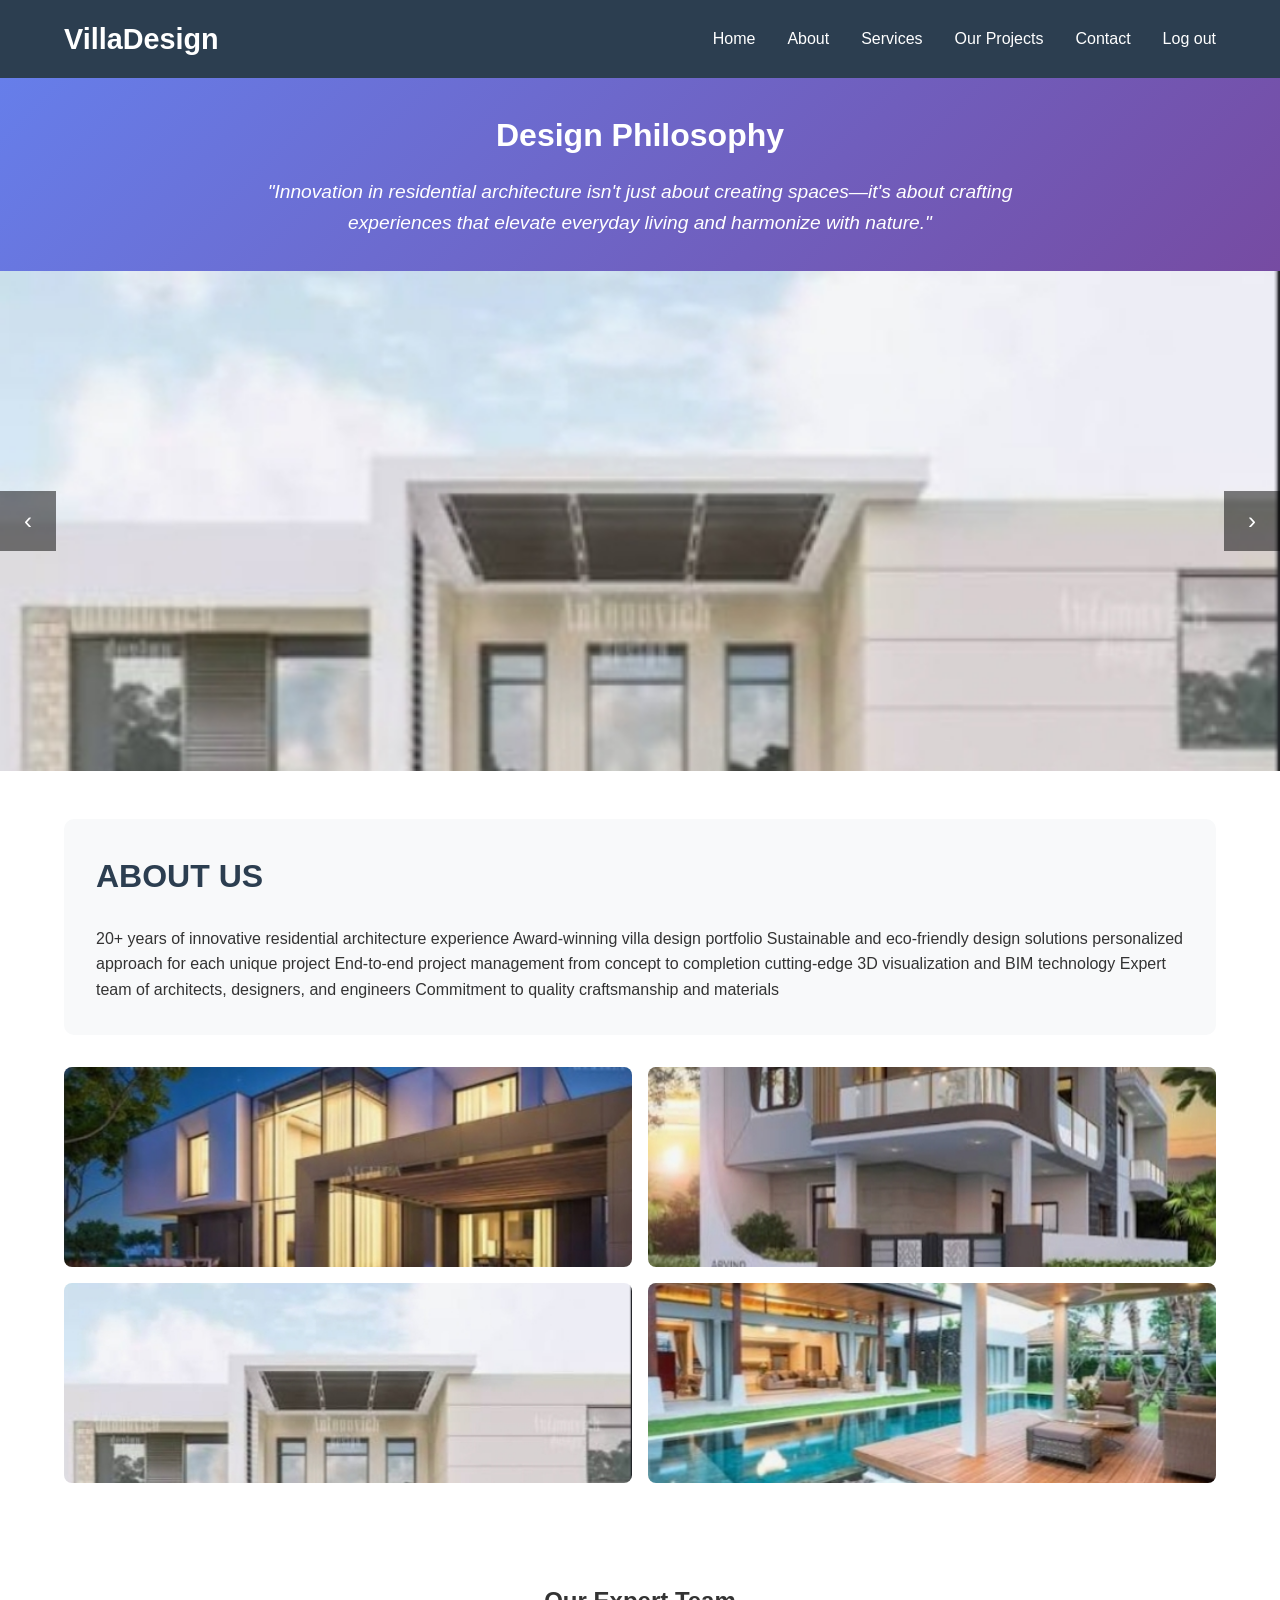
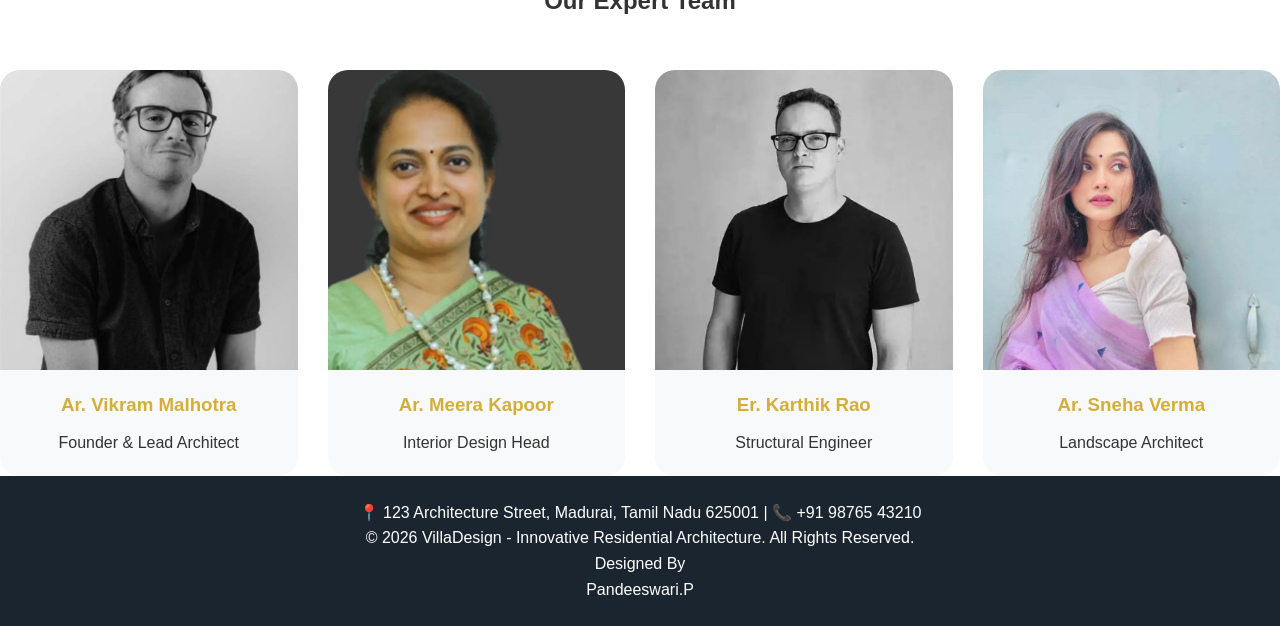
<file: about.html>
<!DOCTYPE html PUBLIC "-//W3C//DTD XHTML 1.0 Transitional//EN" "http://www.w3.org/TR/xhtml1/DTD/xhtml1-transitional.dtd">
<html xmlns="http://www.w3.org/1999/xhtml">
<head>
<meta http-equiv="Content-Type" content="text/html; charset=utf-8" />
<title>Innovative Residential Architecture and Villa Design</title>
<link rel="stylesheet" href="styl.css"
</head>

<body>
<header>
        <div class="container">
            <nav>
                <div class="logo">VillaDesign</div>
                <ul class="menu">
                    <li><a href="index.html">Home</a></li>
                    <li><a href="about.html">About</a></li>
                    <li><a href="service.html">Services</a></li>
                    <li><a href="projects.html">Our Projects</a></li>
                    <li><a href="contact.html">Contact</a></li>
                    <li><a href="log.html">Log out</a></li>
                </ul>
            </nav>
        </div>
    </header>
    <!-- Design Thoughts Section -->
    <section class="design-thoughts">
        <div class="container">
            <h2>Design Philosophy</h2>
            <p>"Innovation in residential architecture isn't just about creating spaces—it's about crafting experiences that elevate everyday living and harmonize with nature."</p>
        </div>
    </section>

    <!-- Image Slider -->
    <section class="slider-container">
        <div class="slider">
            <div class="slide">
                <img src="images/3.jpeg"width=1200 alt="Modern Villa Design 1">
            </div>
            <div class="slide">
                <img src="images/3.jpeg"width=1200 alt="Modern Villa Design 2">
            </div>
            <div class="slide">
                <img src="images/3.jpeg"width=1200 alt="Modern Villa Design 3">
            </div>
        </div>
        <button class="slider-btn prev" onclick="moveSlide(-1)">‹</button>
        <button class="slider-btn next" onclick="moveSlide(1)">›</button>
    </section>
   <!-- Main Content Split -->
    <section class="container">
        <div class="main-content">
            <!-- Left Section -->
            <div class="left-section">
                <div class="why-choose-us">
                    <h2>ABOUT US</h2>
                    
                        <p>20+ years of innovative residential architecture experience
                        Award-winning villa design portfolio
                        Sustainable and eco-friendly design solutions
                        personalized approach for each unique project
                        End-to-end project management from concept to completion
                         cutting-edge 3D visualization and BIM technology
                        Expert team of architects, designers, and engineers
                        Commitment to quality craftsmanship and materials</p>
                    
                </div>
                 <!-- Right Section -->
            <div class="right-section">
                <div class="innovative-images">
                    <img src="images/1.jpeg"width=600 alt="Innovative Architecture 1">
                    <img src="images/2.jpeg"width=600 alt="Innovative Architecture 2">
                    <img src="images/3.jpeg"width=600 alt="Innovative Architecture 3">
                    <img src="images/5.jpeg"width=600 alt="Innovative Architecture 4">
                    
                </div>
            </div>
        </div>
    </section>
    <!-- TEAM PAGE -->
<section id="team" class="page">
  <br /><br /><center><h2>Our Expert Team</h2></center>
  <div class="team-grid">
    <div class="team-card">
      <img src="images/Screenshot 2026-06-13 125638.png"width=500>
      <h3>Ar. Vikram Malhotra</h3><p style="padding-bottom:20px;">Founder & Lead Architect</p>
    </div>
    <div class="team-card">
      <img src="images/Screenshot 2026-02-10 192907.png"width=500>
      <h3>Ar. Meera Kapoor</h3><p style="padding-bottom:20px;">Interior Design Head</p>
    </div>
    <div class="team-card">
      <img src="images/Screenshot 2026-06-13 125556.png"width=500>
      <h3>Er. Karthik Rao</h3><p style="padding-bottom:20px;">Structural Engineer</p>
    </div>
    <div class="team-card">
      <img src="images/Screenshot 2026-06-13 125710.png"width=500>
      <h3>Ar. Sneha Verma</h3><p style="padding-bottom:20px;">Landscape Architect</p>
    </div>
  </div>
 
</section>


    <!-- Footer -->
    <footer>
        <div class="container">
        <p>📍 123 Architecture Street, Madurai, Tamil Nadu 625001 | 📞 +91 98765 43210</p>
            <p>&copy; 2026 VillaDesign - Innovative Residential Architecture. All Rights Reserved.</p>
            <p>Designed By</p>
            <p>Pandeeswari.P</p>
        </div>
    </footer>

</body>
</html>
</file>
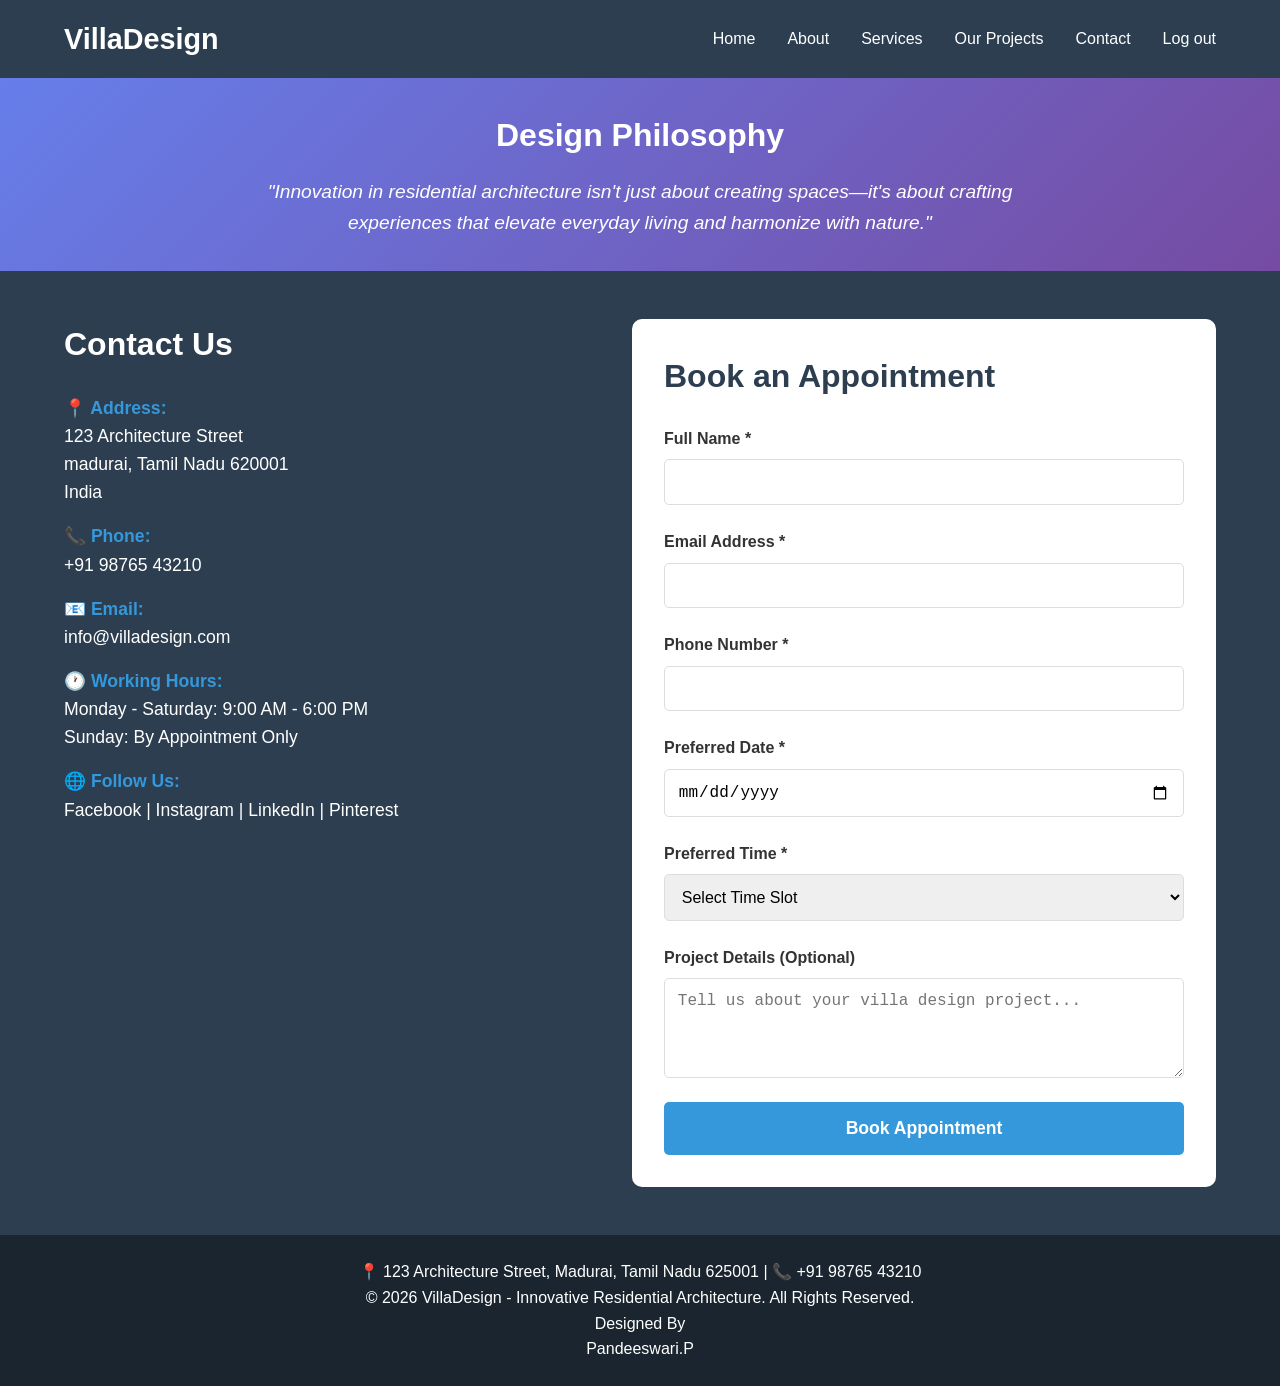
<file: contact.html>
<!DOCTYPE html PUBLIC "-//W3C//DTD XHTML 1.0 Transitional//EN" "http://www.w3.org/TR/xhtml1/DTD/xhtml1-transitional.dtd">
<html xmlns="http://www.w3.org/1999/xhtml">
<head>
<meta http-equiv="Content-Type" content="text/html; charset=utf-8" />
<title>Innovative Residential Architecture and Villa Design</title>
<link rel="stylesheet" href="styl.css" />
<script type="text/javascript">
// Form Submission
function submitForm(event) {
    event.preventDefault();
    
    const name = document.getElementById('name').value;
    const email = document.getElementById('email').value;
    const phone = document.getElementById('phone').value;
    const date = document.getElementById('date').value;
    const time = document.getElementById('time').value;
    
    alert("Thank you, " + name + "! Your appointment has been booked successfully. Date: " + date + ", Time: " + time + ". We will contact you at " + phone + " or " + email + " to confirm.");
    
    document.getElementById('appointmentForm').reset();
}
</script>
</head>

<body>
<!-- Header and Navigation -->
    <header>
        <div class="container">
            <nav>
                <div class="logo">VillaDesign</div>
                <ul class="menu">
                    <li><a href="index.html">Home</a></li>
                    <li><a href="about.html">About</a></li>
                    <li><a href="service.html">Services</a></li>
                    <li><a href="projects.html">Our Projects</a></li>
                    <li><a href="contact.html">Contact</a></li>
                    <li><a href="log.html">Log out</a></li>
                </ul>
            </nav>
        </div>
    </header>

    <!-- Design Thoughts Section -->
    <section class="design-thoughts">
        <div class="container">
            <h2>Design Philosophy</h2>
            <p>"Innovation in residential architecture isn't just about creating spaces—it's about crafting experiences that elevate everyday living and harmonize with nature."</p>
        </div>
    </section>
   <!-- Contact Section -->
    <section class="contact-section" id="contact">
        <div class="container">
            <div class="contact-grid">
                <!-- Contact Details -->
                <div class="contact-details">
                    <h2>Contact Us</h2>
                    <div class="contact-info">
                        <p><strong>📍 Address:</strong><br>
                        123 Architecture Street<br>
                        madurai, Tamil Nadu 620001<br>
                        India</p>

                        <p><strong>📞 Phone:</strong><br>
                        +91 98765 43210</p>

                        <p><strong>📧 Email:</strong><br>
                        info@villadesign.com</p>

                        <p><strong>🕐 Working Hours:</strong><br>
                        Monday - Saturday: 9:00 AM - 6:00 PM<br>
                        Sunday: By Appointment Only</p>

                        <p><strong>🌐 Follow Us:</strong><br>
                        Facebook | Instagram | LinkedIn | Pinterest</p>
                    </div>
                </div>

                <!-- Appointment Form -->
                <div class="appointment-form">
                    <h2>Book an Appointment</h2>
                    <form id="appointmentForm" onsubmit="submitForm(event)">
                        <div class="form-group">
                            <label for="name">Full Name *</label>
                            <input type="text" id="name" name="name" required>
                        </div>

                        <div class="form-group">
                            <label for="email">Email Address *</label>
                            <input type="email" id="email" name="email" required>
                        </div>

                        <div class="form-group">
                            <label for="phone">Phone Number *</label>
                            <input type="tel" id="phone" name="phone" required>
                        </div>

                        <div class="form-group">
                            <label for="date">Preferred Date *</label>
                            <input type="date" id="date" name="date" required>
                        </div>

                        <div class="form-group">
                            <label for="time">Preferred Time *</label>
                            <select id="time" name="time" required>
                                <option value="">Select Time Slot</option>
                                <option value="9:00 AM">9:00 AM - 10:00 AM</option>
                                <option value="10:00 AM">10:00 AM - 11:00 AM</option>
                                <option value="11:00 AM">11:00 AM - 12:00 PM</option>
                                <option value="2:00 PM">2:00 PM - 3:00 PM</option>
                                <option value="3:00 PM">3:00 PM - 4:00 PM</option>
                                <option value="4:00 PM">4:00 PM - 5:00 PM</option>
                            </select>
                        </div>

                        <div class="form-group">
                            <label for="message">Project Details (Optional)</label>
                            <textarea id="message" name="message" placeholder="Tell us about your villa design project..."></textarea>
                        </div>

                        <button type="submit" class="submit-btn">Book Appointment</button>
                    </form>
                </div>
            </div>
        </div>
    </section>
    <!-- Footer -->
    <footer>
        <div class="container">
        <p>📍 123 Architecture Street, Madurai, Tamil Nadu 625001 | 📞 +91 98765 43210</p>
            <p>&copy; 2026 VillaDesign - Innovative Residential Architecture. All Rights Reserved.</p>
            <p>Designed By</p>
            <p>Pandeeswari.P</p>
        </div>
    </footer>
</body>
</html>
</file>
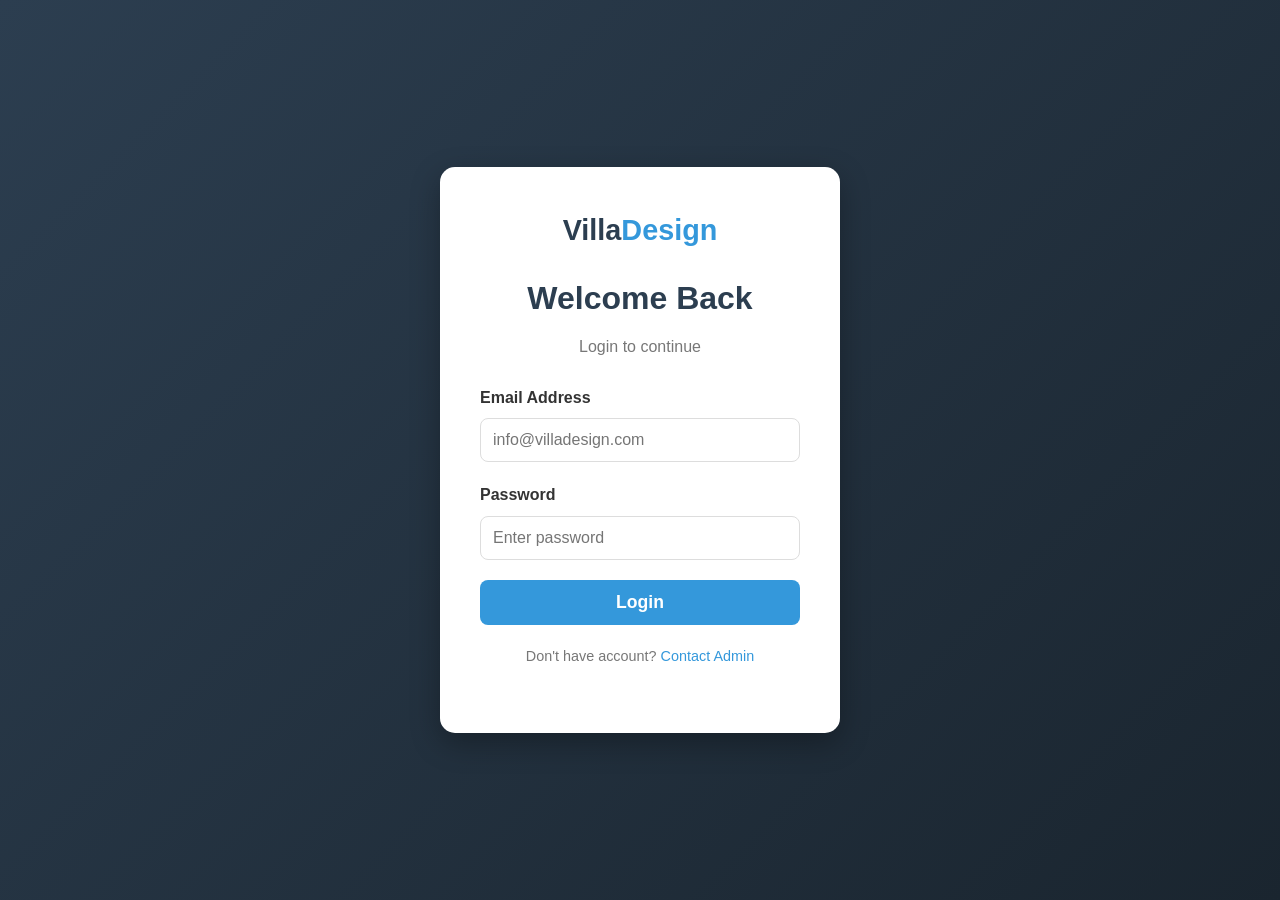
<file: log.html>
<!DOCTYPE html>
<html>
<head>
<meta charset="utf-8" />
<title>Login - VillaDesign</title>
<link rel="stylesheet" href="styl.css" />
<style>
/* Login Page Extra Style */
.login-body {
    background: linear-gradient(135deg, #2c3e50 0%, #1a252f 100%);
    min-height: 100vh;
    display: flex;
    justify-content: center;
    align-items: center;
    font-family: 'Arial', sans-serif;
}
.login-card {
    background: white;
    width: 90%;
    max-width: 400px;
    padding: 40px;
    border-radius: 15px;
    box-shadow: 0 10px 30px rgba(0,0,0,0.3);
    text-align: center;
}
.login-card h2 {
    color: #2c3e50;
    margin-bottom: 10px;
    font-size: 2rem;
}
.login-card p {
    color: #777;
    margin-bottom: 25px;
}
.login-card .form-group {
    text-align: left;
    margin-bottom: 20px;
}
.login-card input {
    width: 100%;
    padding: 12px;
    border: 1px solid #ddd;
    border-radius: 8px;
    font-size: 1rem;
}
.login-card .submit-btn {
    background: #3498db;
    color: white;
    border: none;
    padding: 12px;
    width: 100%;
    border-radius: 8px;
    font-size: 1.1rem;
    cursor: pointer;
    font-weight: bold;
    transition: 0.3s;
}
.login-card .submit-btn:hover {
    background: #2980b9;
}
.logo-text {
    font-size: 1.8rem;
    font-weight: bold;
    color: #2c3e50;
    margin-bottom: 20px;
}
.logo-text span {
    color: #3498db;
}
</style>
<script>
function doLogin(event){
    event.preventDefault();
    const email = document.getElementById('email').value;
    const pass = document.getElementById('pass').value;

    if(email === "" || pass === ""){
        alert("Please enter email and password da!");
        return;
    }

    // Login success - redirect to home page
    alert("Login Successful! Welcome to VillaDesign");
    window.location.href = "index.html"; // inga than home page ku pogum
}
</script>
</head>

<body class="login-body">
    <div class="login-card">
        <div class="logo-text">Villa<span>Design</span></div>
        <h2>Welcome Back</h2>
        <p>Login to continue</p>

        <form onsubmit="doLogin(event)">
            <div class="form-group">
                <label>Email Address</label>
                <input type="email" id="email" placeholder="info@villadesign.com" required>
            </div>

            <div class="form-group">
                <label>Password</label>
                <input type="password" id="pass" placeholder="Enter password" required>
            </div>

            <button type="submit" class="submit-btn">Login</button>
        </form>

        <p style="margin-top:20px; font-size:0.9rem;">Don't have account? <a href="#" style="color:#3498db; text-decoration:none;">Contact Admin</a></p>
    </div>
</body>
</html>
</file>
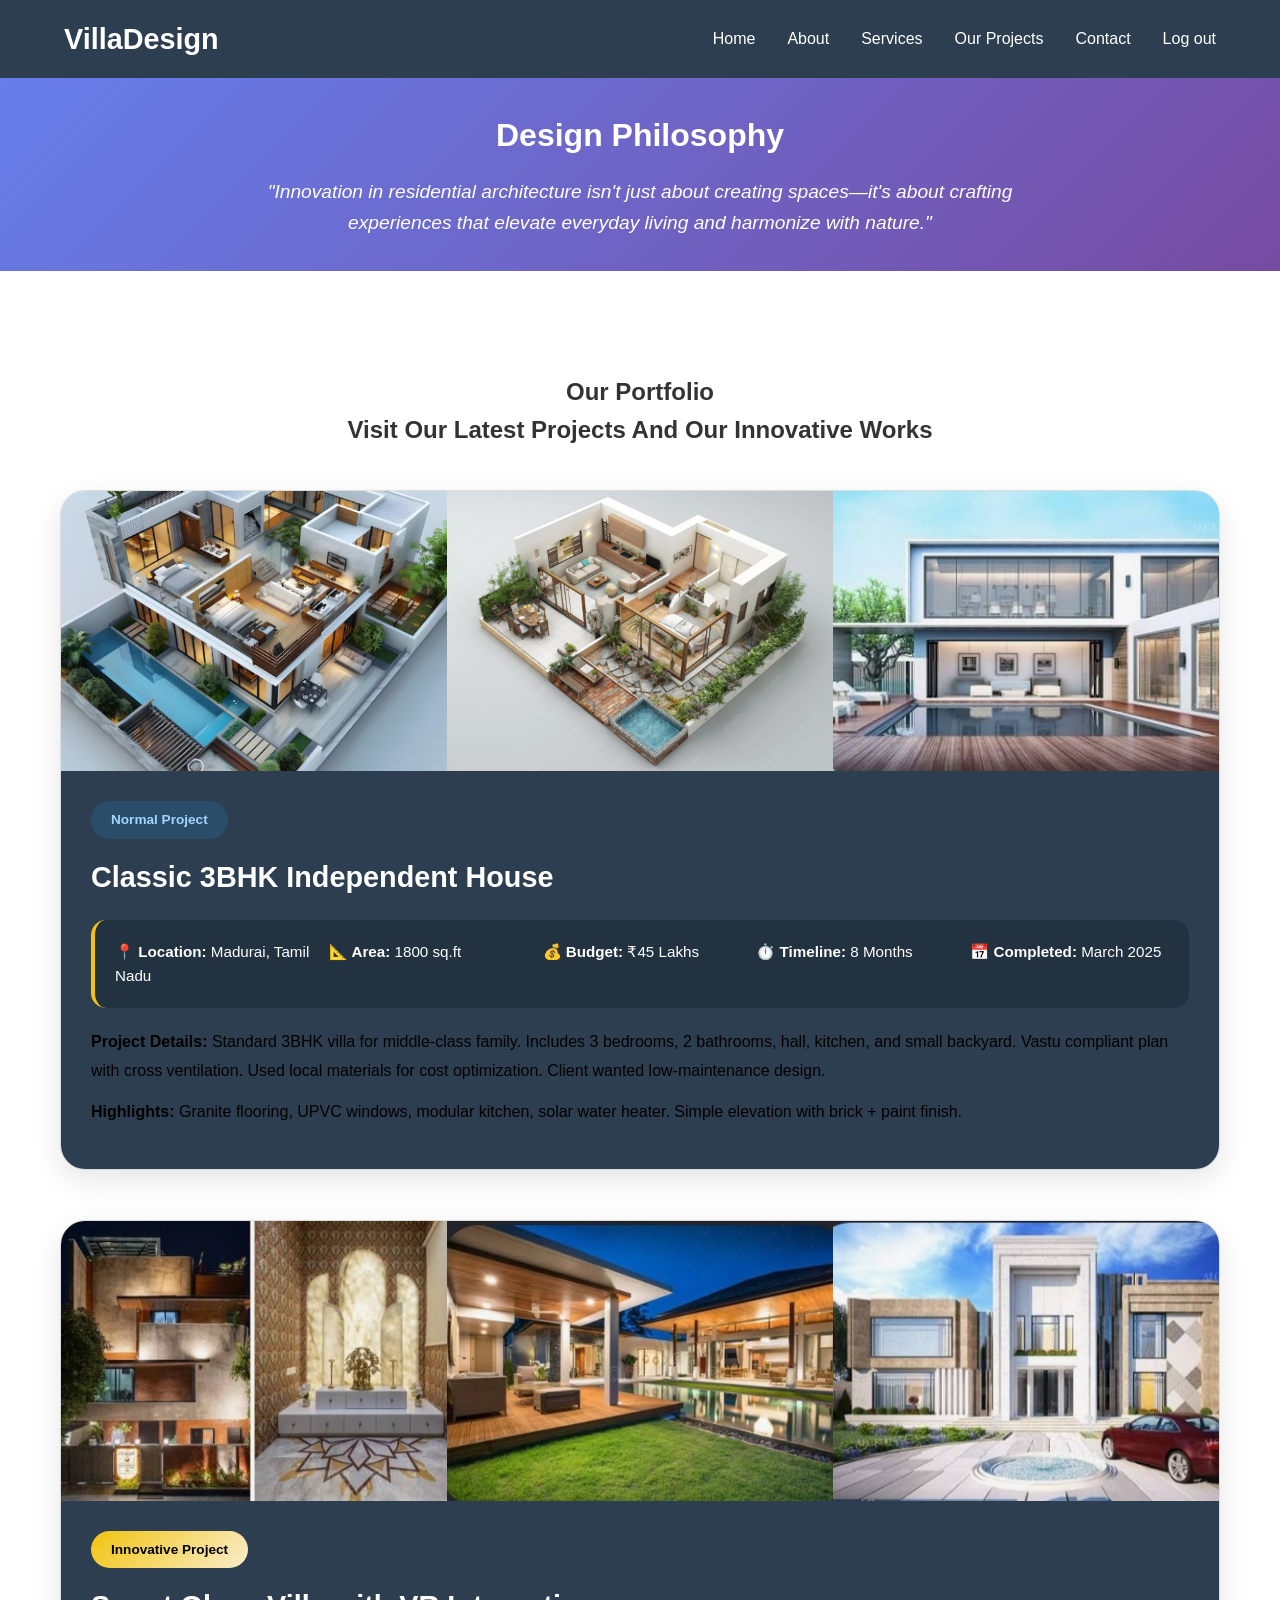
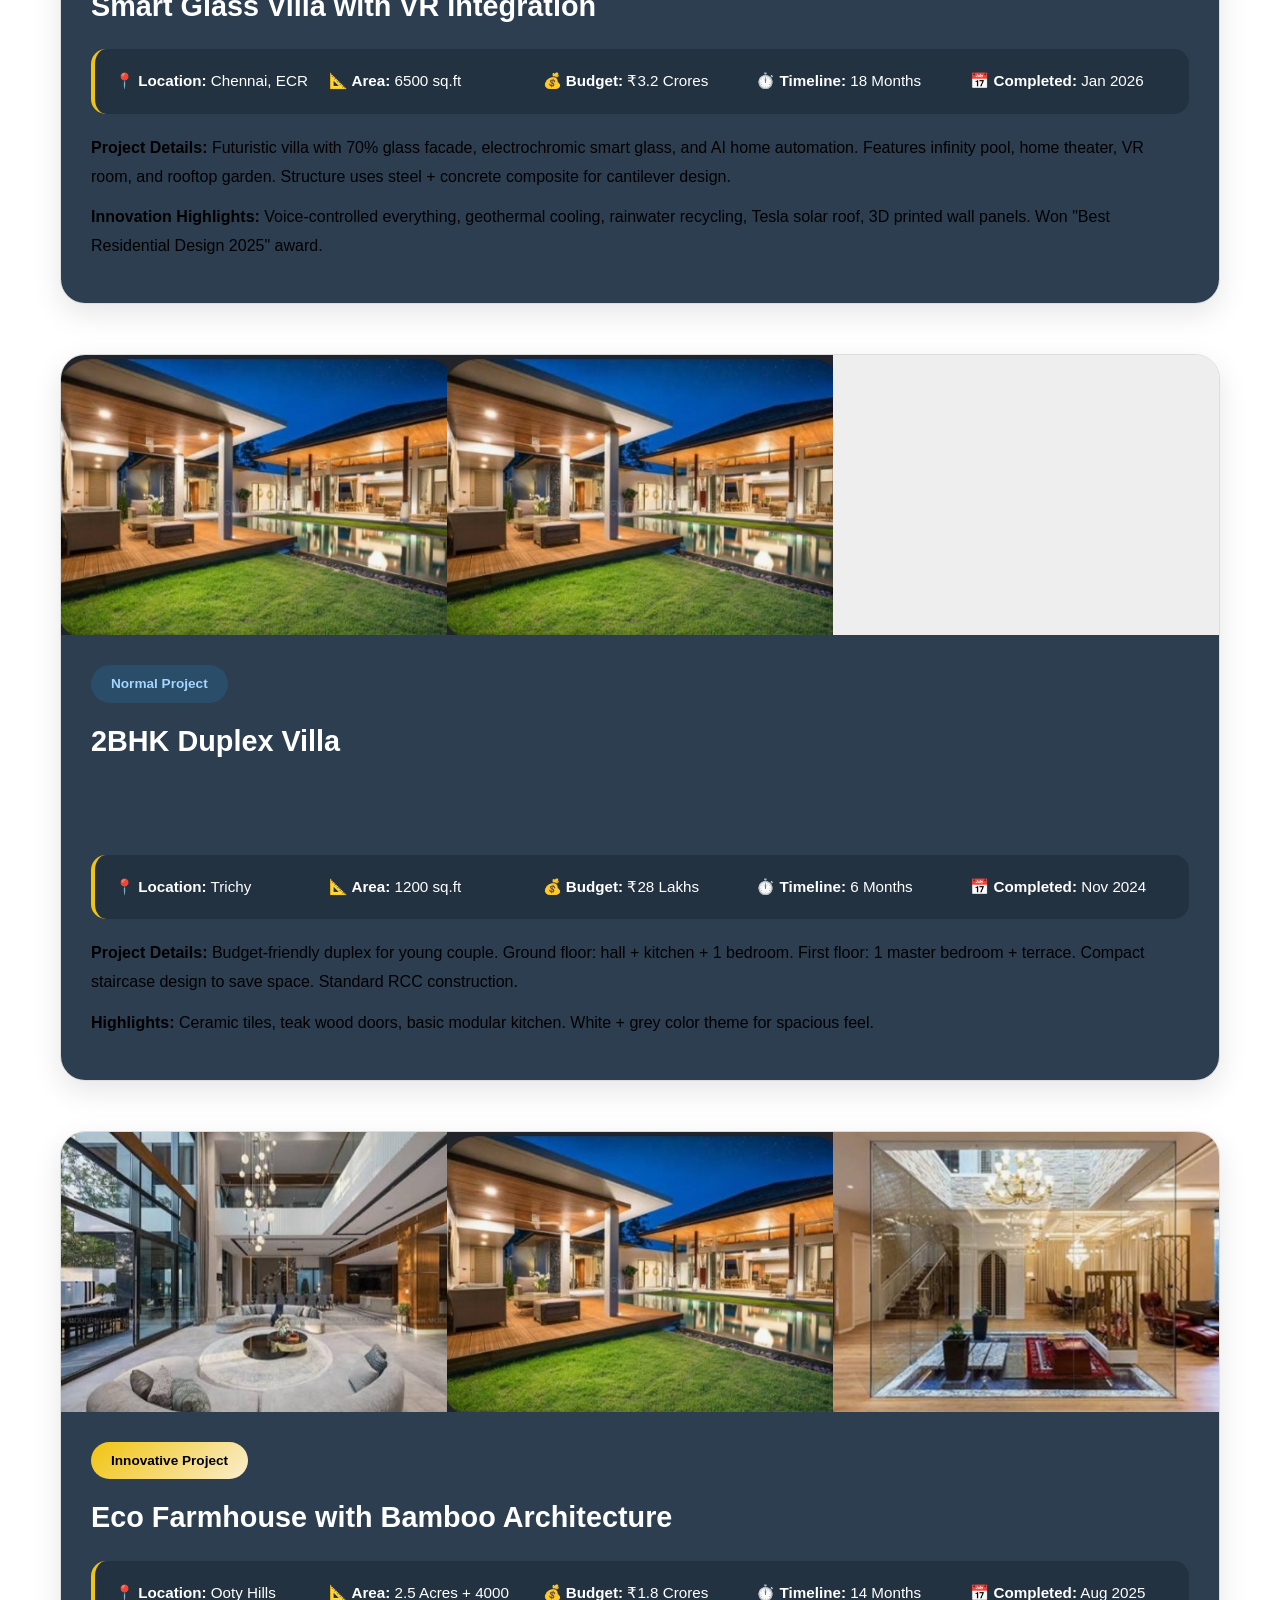
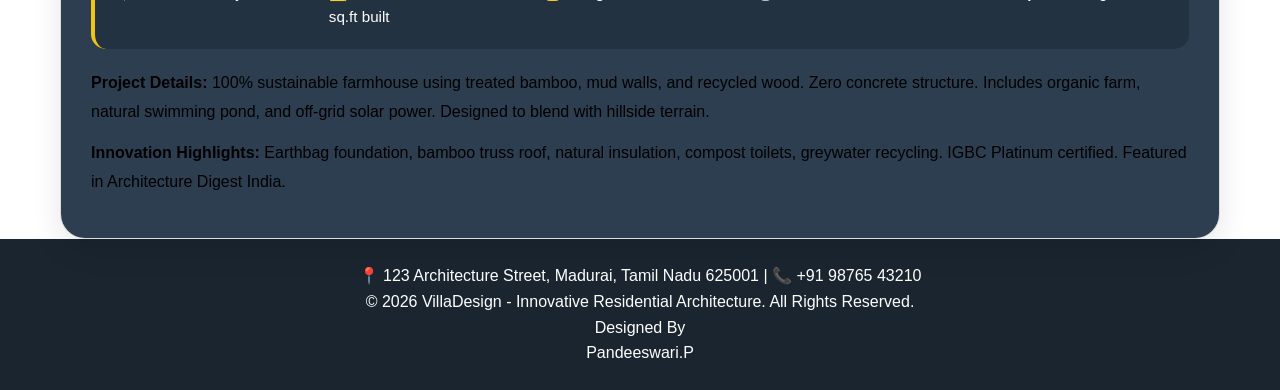
<file: projects.html>
<!DOCTYPE html PUBLIC "-//W3C//DTD XHTML 1.0 Transitional//EN" "http://www.w3.org/TR/xhtml1/DTD/xhtml1-transitional.dtd">
<html xmlns="http://www.w3.org/1999/xhtml">
<head>
<meta http-equiv="Content-Type" content="text/html; charset=utf-8" />
<title>Innovative Residential Architecture and Villa Design</title>
<link rel="stylesheet" href="styl.css" />
</head>

<body>
 <!-- Header and Navigation -->
    <header>
        <div class="container">
            <nav>
                <div class="logo">VillaDesign</div>
                <ul class="menu">
                    <li><a href="home.html">Home</a></li>
                    <li><a href="about.html">About</a></li>
                    <li><a href="service.html">Services</a></li>
                    <li><a href="projects.html">Our Projects</a></li>
                    <li><a href="contact.html">Contact</a></li>
                    <li><a href="log.html">Log out</a></li>
                </ul>
            </nav>
        </div>
    </header>

    <!-- Design Thoughts Section -->
    <section class="design-thoughts">
        <div class="container">
            <h2>Design Philosophy</h2>
            <p>"Innovation in residential architecture isn't just about creating spaces—it's about crafting experiences that elevate everyday living and harmonize with nature."</p>
        </div>
    </section>
    <br /><br />

 <!-- PROJECTS PAGE - Classified Detailed Projects -->
<section id="projects" class="page">
  <br /><br />
  <center><h2>Our Portfolio</h2>
  <h1>Visit Our Latest Projects And Our Innovative Works</h1>
  </center>
  

  <div class="projects-detailed">

    <!-- NORMAL PROJECT 1 -->
    <div class="project-detail show" data-category="normal">
      <div class="project-images">
        <img src="images/Screenshot 2026-06-09 084035.png"width=800 alt="Exterior">
        <img src="images/Screenshot 2026-06-09 083258.png"width=800 alt="Interior">
        <img src="images/13.jpeg"width=800 alt="Plan">
      </div>
      <div class="project-info">
        <span class="project-badge normal">Normal Project</span>
        <h3 style="color:white;">Classic 3BHK Independent House</h3>
        <div class="project-specs">
          <div style="color:white;"><strong>📍 Location:</strong> Madurai, Tamil Nadu</div>
          <div style="color:white;"><strong>📐 Area:</strong> 1800 sq.ft</div>
          <div style="color:white;"><strong>💰 Budget:</strong> ₹45 Lakhs</div>
          <div style="color:white;"><strong>⏱️ Timeline:</strong> 8 Months</div>
          <div style="color:white;"><strong>📅 Completed:</strong> March 2025</div>
        </div>
        <p style="color:black;"><strong>Project Details:</strong> Standard 3BHK villa for middle-class family. Includes 3 bedrooms, 2 bathrooms, hall, kitchen, and small backyard. Vastu compliant plan with cross ventilation. Used local materials for cost optimization. Client wanted low-maintenance design.</p>
        <p style="color:black;"><strong>Highlights:</strong> Granite flooring, UPVC windows, modular kitchen, solar water heater. Simple elevation with brick + paint finish.</p>
      </div>
    </div>

    <!-- INNOVATIVE PROJECT 1 -->
    <div class="project-detail show" data-category="innovative">
      <div class="project-images">
        <img src="images/10.jpeg"width=800>
        <img src="images/9.jpeg"width=800>
        <img src="images/6.jpeg"width=800>
      </div>
      <div class="project-info">
        <span class="project-badge innovative">Innovative Project</span>
        <h3>Smart Glass Villa with VR Integration</h3>
        <div class="project-specs">
          <div style="color:white;"><strong>📍 Location:</strong> Chennai, ECR</div>
          <div style="color:white;"><strong>📐 Area:</strong> 6500 sq.ft</div>
          <div style="color:white;"><strong>💰 Budget:</strong> ₹3.2 Crores</div>
          <div style="color:white;"><strong>⏱️ Timeline:</strong> 18 Months</div>
          <div style="color:white;"><strong>📅 Completed:</strong> Jan 2026</div>
        </div>
        <p style="color:black;"><strong>Project Details:</strong> Futuristic villa with 70% glass facade, electrochromic smart glass, and AI home automation. Features infinity pool, home theater, VR room, and rooftop garden. Structure uses steel + concrete composite for cantilever design.</p>
        <p style="color:black;"><strong>Innovation Highlights:</strong> Voice-controlled everything, geothermal cooling, rainwater recycling, Tesla solar roof, 3D printed wall panels. Won "Best Residential Design 2025" award.</p>
      </div>
    </div>

    <!-- NORMAL PROJECT 2 -->
    <div class="project-detail show" data-category="normal">
      <div class="project-images">
        <img src="images/9.jpeg">
        <img src="images/9.jpeg">
      </div>
      <div class="project-info">
        <span class="project-badge normal">Normal Project</span>
        <h3>2BHK Duplex Villa</h3>
        <br /><br />
        <div class="project-specs">
          <div style="color:white;"><strong>📍 Location:</strong> Trichy</div>
          <div style="color:white;"><strong>📐 Area:</strong> 1200 sq.ft</div>
          <div style="color:white;"><strong>💰 Budget:</strong> ₹28 Lakhs</div>
          <div style="color:white;"><strong>⏱️ Timeline:</strong> 6 Months</div>
          <div style="color:white;"><strong>📅 Completed:</strong> Nov 2024</div>
        </div>
        <p style="color:black;"><strong>Project Details:</strong> Budget-friendly duplex for young couple. Ground floor: hall + kitchen + 1 bedroom. First floor: 1 master bedroom + terrace. Compact staircase design to save space. Standard RCC construction.</p>
        <p style="color:black;"><strong>Highlights:</strong> Ceramic tiles, teak wood doors, basic modular kitchen. White + grey color theme for spacious feel.</p>
      </div>
    </div>

    <!-- INNOVATIVE PROJECT 2 -->
    <div class="project-detail show" data-category="innovative">
      <div class="project-images">
        <img src="images/8.jpeg"width=800>
        <img src="images/9.jpeg">
        <img src="images/12.jpeg"width=800>
      </div>
      <div class="project-info">
        <span class="project-badge innovative">Innovative Project</span>
        <h3>Eco Farmhouse with Bamboo Architecture</h3>
        <div class="project-specs">
          <div style="color:white;"><strong>📍 Location:</strong> Ooty Hills</div>
          <div style="color:white;"><strong>📐 Area:</strong> 2.5 Acres + 4000 sq.ft built</div>
          <div style="color:white;"><strong>💰 Budget:</strong> ₹1.8 Crores</div>
          <div style="color:white;"><strong>⏱️ Timeline:</strong> 14 Months</div>
          <div style="color:white;"><strong>📅 Completed:</strong> Aug 2025</div>
        </div>
        <p style="color:black;"><strong>Project Details:</strong> 100% sustainable farmhouse using treated bamboo, mud walls, and recycled wood. Zero concrete structure. Includes organic farm, natural swimming pond, and off-grid solar power. Designed to blend with hillside terrain.</p>
        <p style="color:black;"><strong>Innovation Highlights:</strong> Earthbag foundation, bamboo truss roof, natural insulation, compost toilets, greywater recycling. IGBC Platinum certified. Featured in Architecture Digest India.</p>
      </div>
    </div>

  </div>

  <footer>
    <p>📍 123 Architecture Street, Madurai, Tamil Nadu 625001 | 📞 +91 98765 43210</p>
            <p>&copy; 2026 VillaDesign - Innovative Residential Architecture. All Rights Reserved.</p>
            <p>Designed By</p>
            <p>Pandeeswari.P</p>
  </footer>
</section>
</body>
</html>
</file>
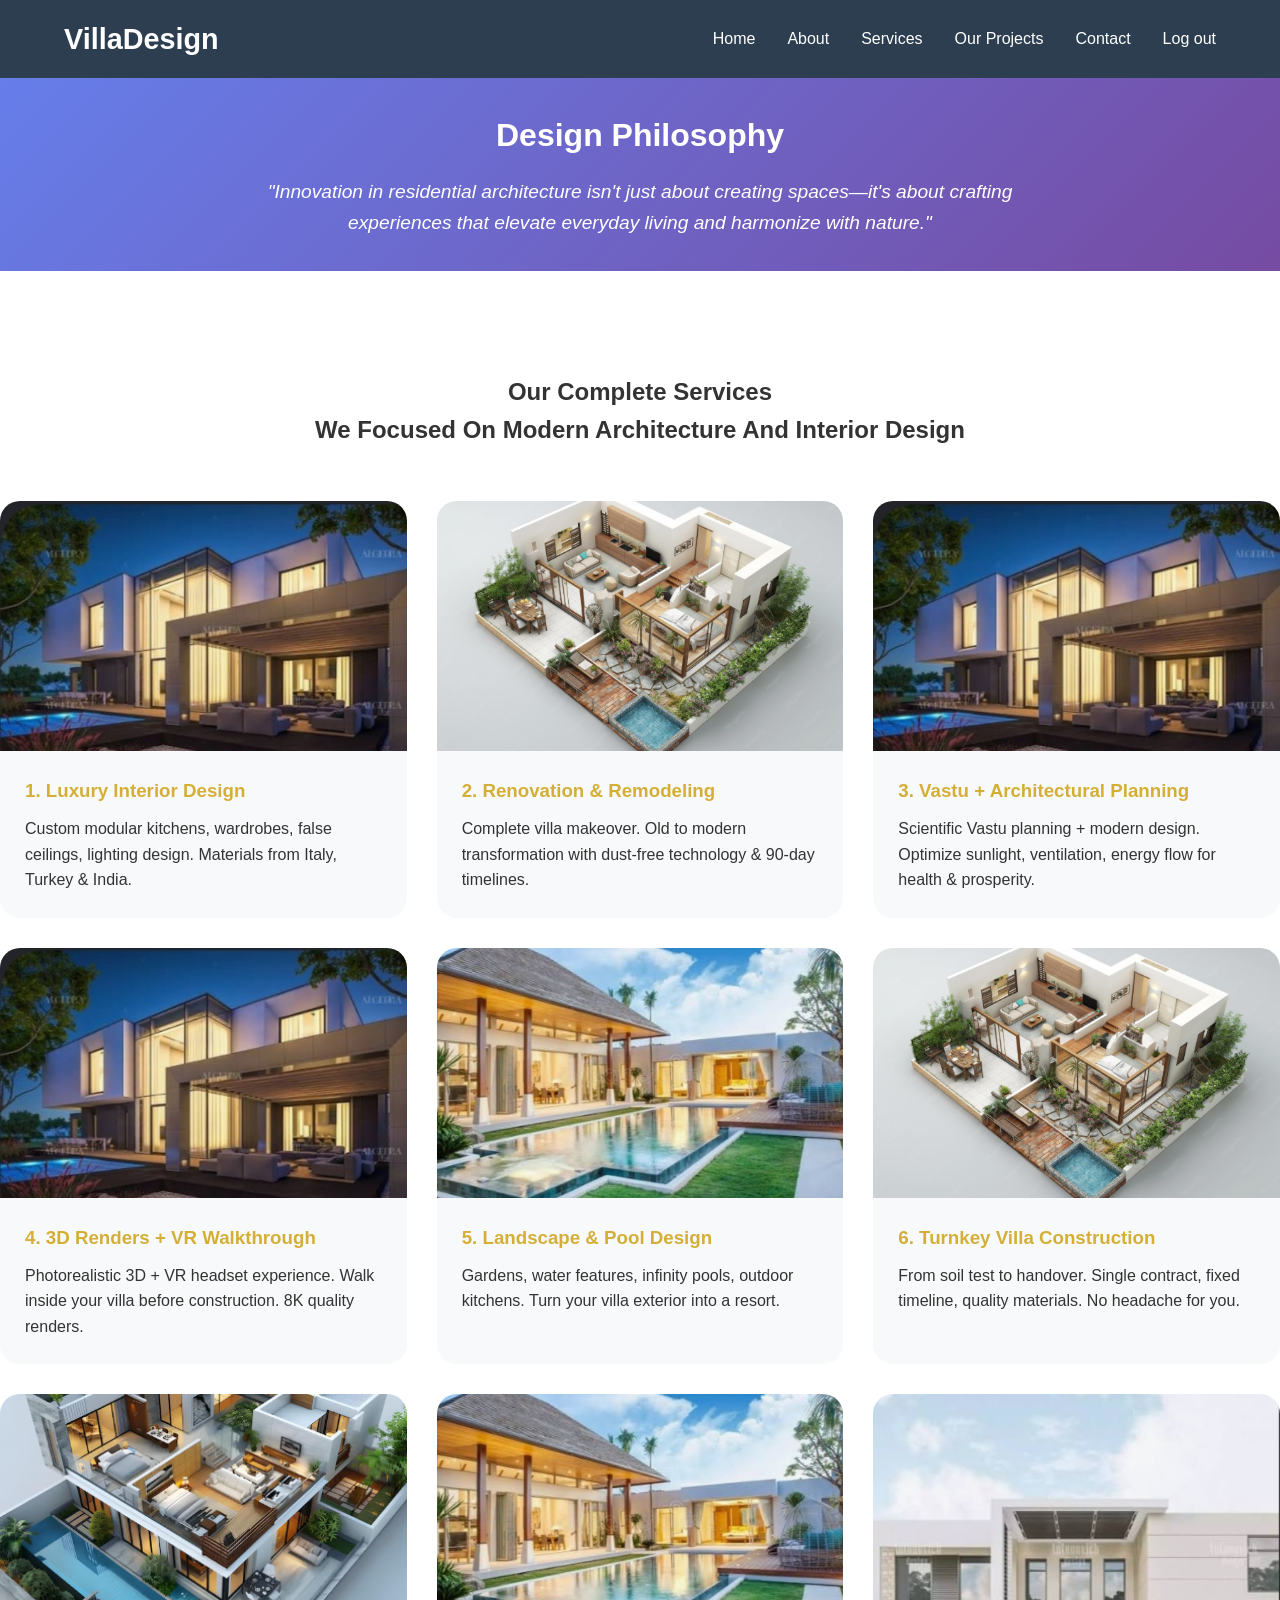
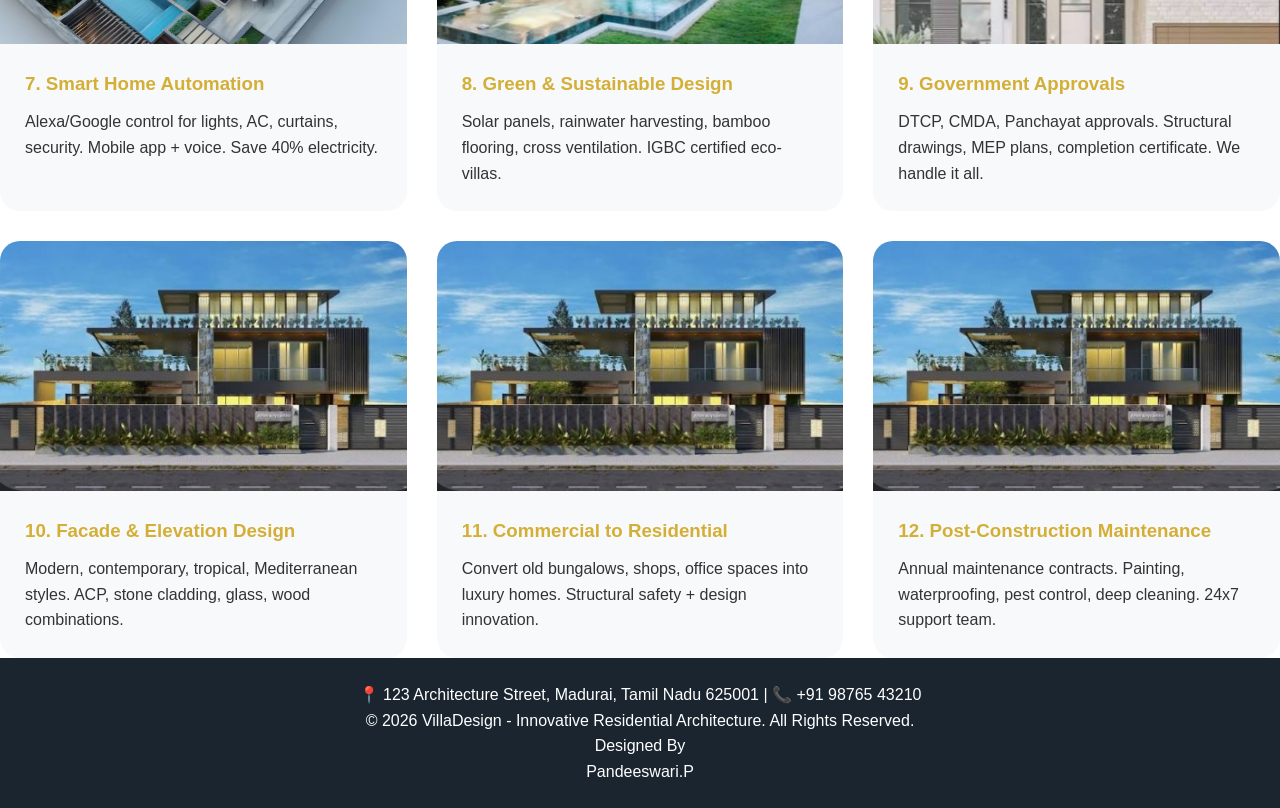
<file: service.html>
<!DOCTYPE html PUBLIC "-//W3C//DTD XHTML 1.0 Transitional//EN" "http://www.w3.org/TR/xhtml1/DTD/xhtml1-transitional.dtd">
<html xmlns="http://www.w3.org/1999/xhtml">
<head>
<meta http-equiv="Content-Type" content="text/html; charset=utf-8" />
<title>Innovative Residential Architecture and Villa Design</title>
<link rel="stylesheet" href="styl.css" />
</head>

<body>
    <!-- Header and Navigation -->
    <header>
        <div class="container">
            <nav>
                <div class="logo">VillaDesign</div>
                <ul class="menu">
                    <li><a href="index.html">Home</a></li>
                    <li><a href="about.html">About</a></li>
                    <li><a href="service.html">Services</a></li>
                    <li><a href="projects.html">Our Projects</a></li>
                    <li><a href="contact.html">Contact</a></li>
                    <li><a href="log.html">Log out</a></li>
                </ul>
            </nav>
        </div>
    </header>

    <!-- Design Thoughts Section -->
    <section class="design-thoughts">
        <div class="container">
            <h2>Design Philosophy</h2>
            <p>"Innovation in residential architecture isn't just about creating spaces—it's about crafting experiences that elevate everyday living and harmonize with nature."</p>
        </div>
    </section>
    <br /><br />
<!-- SERVICES PAGE - 12 Premium Services -->
<section id="services" class="page">
  <br /><br />
  <center><h2>Our Complete Services</h2>
  <h1>We Focused On Modern Architecture And Interior Design</h1></center>
  <br /><br />
  <div class="services-grid">
    <div class="service-card">
      <img src="images/1.jpeg"width=800>
      <div>
        <h3>1. Luxury Interior Design</h3>
        <p>Custom modular kitchens, wardrobes, false ceilings, lighting design. Materials from Italy, Turkey & India.</p>
      </div>
    </div>
    <div class="service-card">
      <img src="images/Screenshot 2026-06-09 083258.png"width=800>
      <div>
        <h3>2. Renovation & Remodeling</h3>
        <p>Complete villa makeover. Old to modern transformation with dust-free technology & 90-day timelines.</p>
      </div>
    </div>
    <div class="service-card">
      <img src="images/1.jpeg"width=800>
      <div>
        <h3>3. Vastu + Architectural Planning</h3>
        <p>Scientific Vastu planning + modern design. Optimize sunlight, ventilation, energy flow for health & prosperity.</p>
      </div>
    </div>
    <div class="service-card">
      <img src="images/1.jpeg"width=800>
      <div>
        <h3>4. 3D Renders + VR Walkthrough</h3>
        <p>Photorealistic 3D + VR headset experience. Walk inside your villa before construction. 8K quality renders.</p>
      </div>
    </div>
    <div class="service-card">
      <img src="images/11.jpeg"width=800>
      <div>
        <h3>5. Landscape & Pool Design</h3>
        <p>Gardens, water features, infinity pools, outdoor kitchens. Turn your villa exterior into a resort.</p>
      </div>
    </div>
    <div class="service-card">
      <img src="images/Screenshot 2026-06-09 083258.png"width=800>
      <div>
        <h3>6. Turnkey Villa Construction</h3>
        <p>From soil test to handover. Single contract, fixed timeline, quality materials. No headache for you.</p>
      </div>
    </div>
    <div class="service-card">
      <img src="images/Screenshot 2026-06-09 084035.png"width=800>
      <div>
        <h3>7. Smart Home Automation</h3>
        <p>Alexa/Google control for lights, AC, curtains, security. Mobile app + voice. Save 40% electricity.</p>
      </div>
    </div>
    <div class="service-card">
      <img src="images/11.jpeg"width=800>
      <div>
        <h3>8. Green & Sustainable Design</h3>
        <p>Solar panels, rainwater harvesting, bamboo flooring, cross ventilation. IGBC certified eco-villas.</p>
      </div>
    </div>
    <div class="service-card">
      <img src="images/3.jpeg"width=800>
      <div>
        <h3>9. Government Approvals</h3>
        <p>DTCP, CMDA, Panchayat approvals. Structural drawings, MEP plans, completion certificate. We handle it all.</p>
      </div>
    </div>
    <div class="service-card">
      <img src="images/7.jpeg"width=800>
      <div>
        <h3>10. Facade & Elevation Design</h3>
        <p>Modern, contemporary, tropical, Mediterranean styles. ACP, stone cladding, glass, wood combinations.</p>
      </div>
    </div>
    <div class="service-card">
      <img src="images/7.jpeg"width=80>
      <div>
        <h3>11. Commercial to Residential</h3>
        <p>Convert old bungalows, shops, office spaces into luxury homes. Structural safety + design innovation.</p>
      </div>
    </div>
    <div class="service-card">
      <img src="images/7.jpeg"width=800>
      <div>
        <h3>12. Post-Construction Maintenance</h3>
        <p>Annual maintenance contracts. Painting, waterproofing, pest control, deep cleaning. 24x7 support team.</p>
      </div>
    </div>
  </div>
</section>

        

    <!-- Footer -->
    <footer>
        <div class="container">
        <p>📍 123 Architecture Street, Madurai, Tamil Nadu 625001 | 📞 +91 98765 43210</p>
            <p>&copy; 2026 VillaDesign - Innovative Residential Architecture. All Rights Reserved.</p>
            <p>Designed By</p>
            <p>Pandeeswari.P</p>
        </div>
    </footer>
    </body>
</html>
</file>
<file: styl.css>
@charset "utf-8";
* {
    margin: 0;
    padding: 0;
    box-sizing: border-box;
}

body {
    font-family: 'Arial', sans-serif;
    line-height: 1.6;
    color: #333;
}

/* Header and Navigation */
header {
    background: #2c3e50;
    color: white;
    padding: 1rem 0;
    position: sticky;
    top: 0;
    z-index: 1000;
}

.container {
    width: 90%;
    max-width: 1200px;
    margin: 0 auto;
}

nav {
    display: flex;
    justify-content: space-between;
    align-items: center;
}

.logo {
    font-size: 1.8rem;
    font-weight: bold;
}

.menu {
    display: flex;
    list-style: none;
    gap: 2rem;
}

.menu a {
    color: white;
    text-decoration: none;
    font-weight: 500;
    transition: color 0.3s;
}

.menu a:hover {
    color: #3498db;
}

/* Design Thoughts Section */
.design-thoughts {
    background: linear-gradient(135deg, #667eea 0%, #764ba2 100%);
    color: white;
    padding: 2rem 0;
    text-align: center;
}

.design-thoughts h2 {
    font-size: 2rem;
    margin-bottom: 1rem;
}

.design-thoughts p {
    font-size: 1.2rem;
    font-style: italic;
    max-width: 800px;
    margin: 0 auto;
}

/* Image Slider */
.slider-container {
    position: relative;
    max-width: 100%;
    margin: 0 auto;
    overflow: hidden;
}

.slider {
    display: flex;
    transition: transform 0.5s ease-in-out;
}

.slide {
    min-width: 100%;
    height: 500px;
}

.slide img {
    width: 100%;
    height: 100%;
    object-fit: cover;
}

.slider-btn {
    position: absolute;
    top: 50%;
    transform: translateY(-50%);
    background: rgba(0, 0, 0, 0.5);
    color: white;
    border: none;
    padding: 1rem 1.5rem;
    cursor: pointer;
    font-size: 1.5rem;
    z-index: 10;
}

.slider-btn:hover {
    background: rgba(0, 0, 0, 0.7);
}

.prev { left: 0; }
.next { right: 0; }

/* Main Content Split */
.main-content {
    display: flex;
    gap: 3rem;
    padding: 3rem 0;
    flex-wrap: wrap;
}

.left-section { flex: 1; min-width: 300px; }
.right-section { flex: 1; min-width: 300px; }

.why-choose-us {
    background: #f8f9fa;
    padding: 2rem;
    border-radius: 10px;
    margin-bottom: 2rem;
}

.why-choose-us h2 {
    color: #2c3e50;
    margin-bottom: 1.5rem;
    font-size: 2rem;
}

.why-choose-us ul { list-style: none; }

.why-choose-us li {
    padding: 1rem 0;
    border-bottom: 1px solid #ddd;
}

.why-choose-us li:last-child { border-bottom: none; }

.why-choose-us li:before {
    content: "✓";
    color: #3498db;
    font-weight: bold;
    margin-right: 10px;
    font-size: 1.2rem;
}

.innovative-images {
    display: grid;
    grid-template-columns: repeat(2, 1fr);
    gap: 1rem;
}

.innovative-images img {
    width: 100%;
    height: 200px;
    object-fit: cover;
    border-radius: 8px;
    transition: transform 0.3s;
}

.innovative-images img:hover { transform: scale(1.05); }

/* Contact Section */
.contact-section {
    background: #2c3e50;
    color: white;
    padding: 3rem 0;
}

.contact-grid {
    display: flex;
    gap: 3rem;
    flex-wrap: wrap;
}

.contact-details { flex: 1; min-width: 300px; }
.contact-details h2 { margin-bottom: 1.5rem; font-size: 2rem; }
.contact-info { margin-bottom: 2rem; }
.contact-info p { margin-bottom: 1rem; font-size: 1.1rem; }
.contact-info strong { color: #3498db; }

/* Appointment Form */
.appointment-form {
    flex: 1;
    min-width: 300px;
    background: white;
    padding: 2rem;
    border-radius: 10px;
    color: #333;
}

.appointment-form h2 {
    color: #2c3e50;
    margin-bottom: 1.5rem;
    font-size: 2rem;
}

.form-group { margin-bottom: 1.5rem; }
.form-group label { display: block; margin-bottom: 0.5rem; font-weight: 600; }
.form-group input,
.form-group textarea,
.form-group select {
    width: 100%;
    padding: 0.8rem;
    border: 1px solid #ddd;
    border-radius: 5px;
    font-size: 1rem;
}
.form-group textarea { height: 100px; resize: vertical; }

.submit-btn {
    background: #3498db;
    color: white;
    padding: 1rem 2rem;
    border: none;
    border-radius: 5px;
    font-size: 1.1rem;
    cursor: pointer;
    width: 100%;
    font-weight: 600;
    transition: background 0.3s;
}
.submit-btn:hover { background: #2980b9; }

/* Services Grid */
.services-grid {
    display: grid;
    grid-template-columns: repeat(auto-fit, minmax(300px, 1fr));
    gap: 30px;
}
.service-card {
    background: #f8f9fa;
    border-radius: 20px;
    overflow: hidden;
    transition: 0.4s;
}
.service-card:hover { transform: scale(1.03); }
.service-card img { width: 100%; height: 250px; object-fit: cover; }
.service-card div { padding: 25px; }
.service-card h3 { color: #d4af37; margin-bottom: 10px; }

/* Team Grid */
.team-grid {
    display: grid;
    grid-template-columns: repeat(auto-fit, minmax(250px, 1fr));
    gap: 30px;
    margin-top: 50px;
}
.team-card {
    background: #f8f9fa;
    border-radius: 20px;
    overflow: hidden;
    text-align: center;
    transition: 0.4s;
}
.team-card:hover { transform: translateY(-10px); }
.team-card img { width: 100%; height: 300px; object-fit: cover; }
.team-card h3 { padding: 20px 0 10px; color: #d4af37; }

/* Footer */
footer {
    background: #1a252f;
    color: white;
    text-align: center;
    padding: 1.5rem 0;
}

/* === PROJECTS PAGE - FULLY FIXED ALIGNMENT === */
.projects-detailed { 
    display: flex; 
    flex-direction: column; 
    gap: 50px; 
    margin-top: 40px;
    padding: 0 20px;
    max-width: 1200px;
    margin-left: auto;
    margin-right: auto;
}

.project-detail {
    display: none;
    background: #ffffff;
    border-radius: 25px;
    overflow: hidden;
    border: 1px solid #ddd;
    box-shadow: 0 10px 30px rgba(0,0,0,0.1);
}
.project-detail.show { 
    display: block; 
    animation: slideUp 0.6s ease; 
}

@keyframes slideUp { 
    from { transform: translateY(50px); opacity: 0; } 
    to { transform: translateY(0); opacity: 1; } 
}

.project-images {
    display: grid;
    grid-template-columns: repeat(3, 1fr);
    gap: 0;
    height: auto;
    background: #eee;
}
.project-images img {
    width: 100%;
    height: 280px;
    object-fit: cover;
    transition: 0.4s;
    display: block;
}
.project-images img:hover { 
    transform: scale(1.03); 
    filter: brightness(1.1); 
}

.project-info { 
    padding: 30px; 
    background: #2c3e50;
}

.project-badge {
    display: inline-block;
    padding: 8px 20px;
    border-radius: 20px;
    font-size: 0.85rem;
    font-weight: 600;
    margin-bottom: 15px;
}
.project-badge.normal { background: #2a4d69; color: #a3d5ff; }
.project-badge.innovative { background: linear-gradient(135deg, #f1c40f, #faedcd); color: #000; }

.project-info h3 {
    font-size: 1.8rem;
    color: #ffffff;
    margin-bottom: 20px;
}
.project-specs {
    display: grid;
    grid-template-columns: repeat(auto-fit, minmax(180px, 1fr));
    gap: 15px;
    background: rgba(0,0,0,0.2);
    padding: 20px;
    border-radius: 15px;
    margin: 20px 0;
    border-left: 4px solid #f1c40f;
}
.project-specs div { font-size: 0.95rem; color: white; }
.project-info p {
    line-height: 1.8;
    margin: 12px 0;
    color: #ecf0f1;
}

/* Responsive Design */
@media (max-width: 900px) {
    .project-images {
        grid-template-columns: 1fr;
        height: auto;
    }
    .project-images img {
        height: 220px;
    }
    .menu {
        gap: 15px;
        font-size: 0.85rem;
    }
}

@media (max-width: 768px) {
    .menu { flex-direction: column; gap: 1rem; }
    .main-content { flex-direction: column; }
    .contact-grid { flex-direction: column; }
    .slide { height: 300px; }
    .innovative-images { grid-template-columns: 1fr; }
    .projects-detailed { padding: 0 10px; }
    .project-info { padding: 20px; }
    .project-info h3 { font-size: 1.4rem; }
}
</file>
